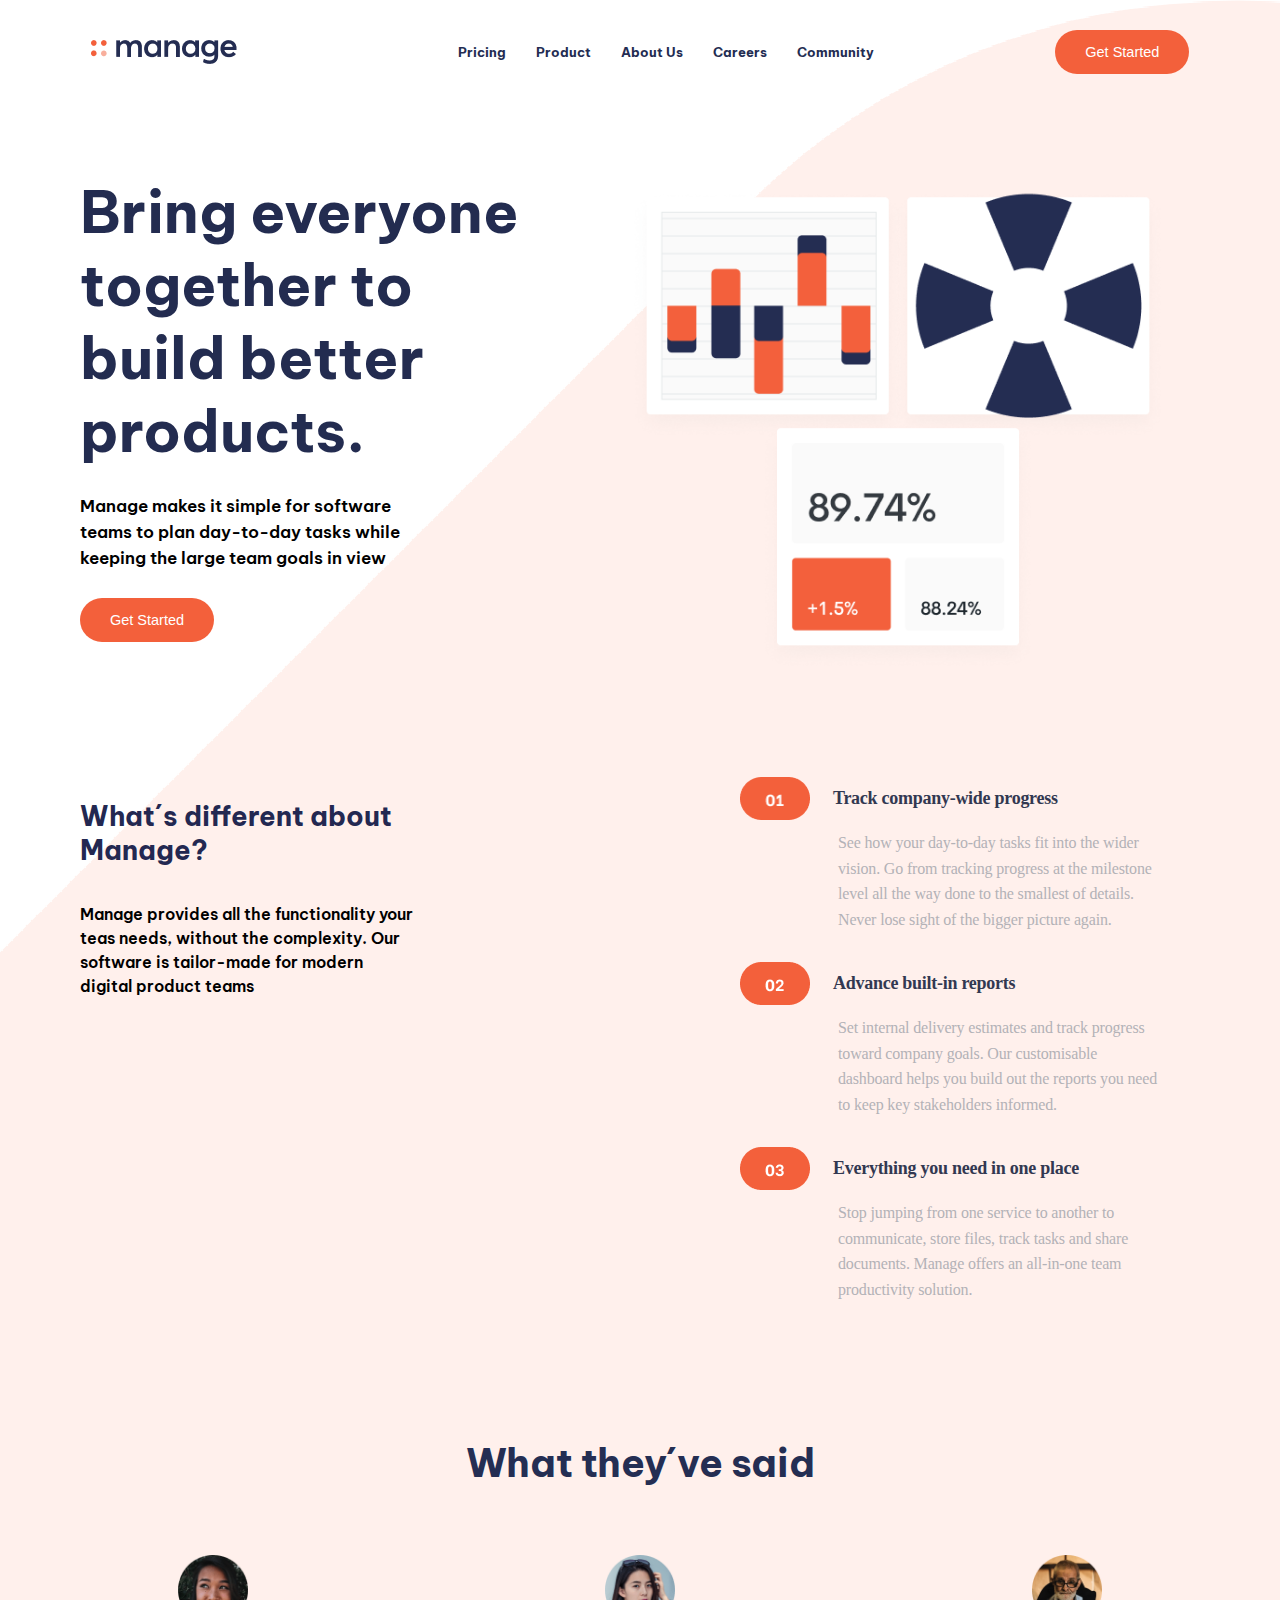
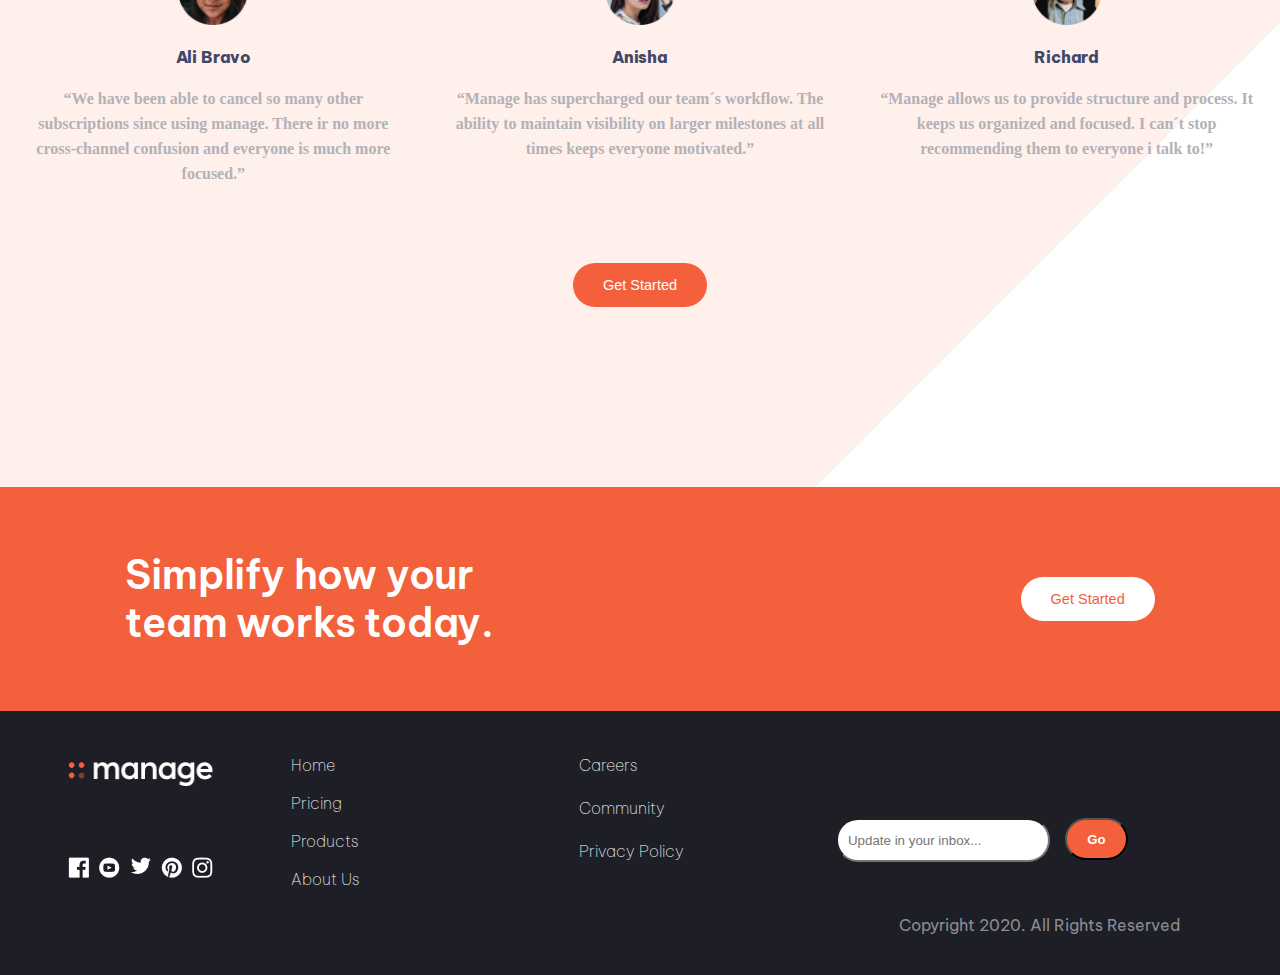
<file: TRABAJO FINAL FRONT 1/root/index.html>
<!DOCTYPE html>
<html lang="en">
<head>
    <meta charset="UTF-8">
    <meta http-equiv="X-UA-Compatible" content="IE=edge">
    <meta name="viewport" content="width=device-width, initial-scale=1.0">
    <title>Manage</title>
    <link rel="shortcut icon" href="img/favicon2.png" type="image/x-icon">
    <link rel="preconnect" href="https://fonts.googleapis.com">
    <link rel="preconnect" href="https://fonts.gstatic.com" crossorigin>
    <link href="https://fonts.googleapis.com/css2?family=Be+Vietnam+Pro:wght@100;700&display=swap" rel="stylesheet">
    <link rel="preconnect" href="https://fonts.googleapis.com"> 
    <link rel="stylesheet" href="https://cdnjs.cloudflare.com/ajax/libs/font-awesome/6.1.1/css/all.min.css" integrity="sha512-KfkfwYDsLkIlwQp6LFnl8zNdLGxu9YAA1QvwINks4PhcElQSvqcyVLLD9aMhXd13uQjoXtEKNosOWaZqXgel0g==" crossorigin="anonymous" referrerpolicy="no-referrer" />
    <link rel="stylesheet" href="./style.css">
</head>
    <body>                                          <!--contiene tres partes: header,main y un footer-->
        <header>                                    <!--el header esta constituido por 1 contenedor--> 
            <div class="caja-1-header">             <!--contenedor 1| contiene 1 imagen, un icono, una lista y un boton-->
                <img class="animacion1" src="./img/Group (2).png" alt="logo">
                <i class="fa-solid fa-bars"></i>
                <nav>
                    <ul class="nav-li-1">
                        <li><a href="./pricing.html">Pricing</a></li>
                        <li><a href="./product.html">Product</a></li>
                        <li><a href="./about Us.html">About Us</a></li>
                        <li><a href="./careers.html">Careers</a></li>
                        <li><a href="./community.html">Community</a></li>
                    </ul>
                </nav>
                <section>
                    <a href="./start.html"><button class="boton-header">Get Started</button></a>
                </section>
            </div>                                  <!--fin del contenedor 1 del header-->
        </header>
        <main>                                      <!-- el main esta dividido en 4 partes generales-->
            <section class="main-principal-1">      <!-- contenedor 1| contituidas por 4 partes ,texto e imagen mas un boton  -->
                <div class="main-1">
                    <h1>Bring everyone together to build better products.</h1>
                    <p id="p-main-1">Manage makes it simple for software teams
                        to plan day-to-day tasks while keeping the 
                        large team goals in view</p>
                    <div class="caja-boton">
                    <a href="./start.html"><button class="boton-headeer">Get Started</button></a>
                    </div>
                </div>
                <div class="div-imag">
                    <img id="img-graficamain" src="./img/Group.png" alt="imagen calculos">
                </div>
            </section>                              <!--fin del contenedor 1 del main--> 
            <section class="main-principal-2">      <!--contenedor 2| constituido por 2 partes, texto y una lista-->
                <div class="main2-1">
                    <h2>What´s different about Manage?</h2>
                    <p id="p-main-2">Manage provides all the functionality your teas needs, without the complexity. Our software is tailor-made for modern digital product teams</p>
                </div>
                <div class="main2-2">
                    <nav>
                        <ul class="ul-1">
                            <li><img src="./img/Button.png" alt="boton">Track company-wide progress</li>
                            <p>See how your day-to-day tasks fit into the wider vision. Go from tracking progress at the milestone level all the way done to the smallest of details. Never lose sight of the bigger picture again.</p>
                            <li><img src="./img/Button (2).png" alt="boton3"> Advance built-in reports</li>
                            <p>Set internal delivery estimates and track progress toward company goals. Our customisable dashboard helps you build out the reports you need to keep key stakeholders informed.</p>
                            <li><img src="./img/Button (3).png" alt="boton3">Everything you need in one place</li>
                            <p>Stop jumping from one service to another to communicate, store files, track tasks and share documents. Manage offers an all-in-one team productivity solution.</p>
                        </ul>
                    </nav>
                </div> 
            </section>                              <!--fin del contenedor 2 del main--> 
            <section class="main-principal-3">      <!--cotenedor 3| constituido por 2 partes, texto icono e imagen y una 1 seccion para avatares-->
                <span id="submain">What they´ve said</span>
                <section class="main-3">            <!--contenedor de la seccion de avatares-->
                    <div class="ava-1">
                        <img id="avatares" src="./img/avatar-ali.png" alt="avatar-ali">
                        <p class="negrita-p">Ali Bravo</p>
                        <p class="cajita-tex">“We have been able to cancel so many other subscriptions since using manage. There ir no more cross-channel confusion and everyone is much more focused.”</p>
                    </div>
                    <div class="ava-2">
                        <img id="avatares" src="./img/avatar-anisha.png" alt="avatar-anisha">
                        <p class="negrita-p">Anisha</p>
                        <p class="cajita-tex" >“Manage has supercharged our team´s workflow. The ability to maintain visibility on larger milestones at all times keeps everyone motivated.”</p>
                    </div>
                    <div class="ava-3">
                        <img id="avatares" src="./img/avatar-richard.png" alt="avatar-richard">
                        <p class="negrita-p">Richard</p>
                        <p class="cajita-tex">“Manage allows us to provide structure and process. It keeps us organized and focused. I can´t stop recommending them to everyone i talk to!”</p>
                    </div> 
                </section>
                <i class="fa-solid fa-ellipsis"></i>
                <a href="./start.html"><button class="boton-header2">Get Started</button></a>
            </section>                              <!--fin del contenedor 3 del main--> 
            <section class="main-4">                <!-- contenedor 4| contiene un texto y un boton-->
                        <p class="main4-p">Simplify how your team works today.</p>
                        <a  href="./start.html"><button class="boton-main">Get Started</button></a>
            </section>                              <!--fin del contenedor 4 del main--> 
        </main>                                     <!--fin del main--> 
        <footer>                                    <!--inicio del footer | dividivo en 2 contenedores, 1 principal con 3 hijos y otro separado-->
            <section class="main-5">                <!--contenedor padre con 3 hijos--> 
                <div class="contenedor-1-footer">   <!--contenedor 1| contiene al logo y las imagenes de las redes-->
                    <img class="animacion1" src="./img/Logo.png" alt="logo">
                    <div class="redes">             <!--contenedor para manipular los atributos de las imagenes-->
                        <a href="https://es-la.facebook.com/"><img class="stilo-img" src="./img/face.png" alt="facebook"></a>
                        <a href="https://www.youtube.com/"><img class="stilo-img" src="./img/insta.png" alt="youtube"></a>
                        <a href="https://twitter.com/?lang=es"><img class="stilo-img" src="./img/twiter.png" alt="twiter"></a>
                        <a href="https://ar.pinterest.com/"><img class="stilo-img" src="./img/pinteres.png" alt="pinteres"></a>
                        <a href="https://www.instagram.com/"><img class="stilo-img" src="./img/youtube.png" alt="instagram"></a>
                    </div>
                </div>                              <!--fin del contenedor 1 del footer-->
                <div class="contenedor-2-footer">   <!--contenedor 2| contiene dos listas-->
                    <ul class="contenedor-2-ul-1">  <!--contenedor para controlar los atributos de la lista 1 a la izquierda-->
                        <li><a href="./home.html">Home</a></li>
                        <li><a href="./pricing.html">Pricing</a></li>
                        <li><a href="./product.html">Products</a></li>
                        <li><a href="./about Us.html">About Us</a></li>
                    </ul>
                    <ul class="contenedor-2-ul-2">   <!--contenedor para controlar los atributos de la lista 2 a la derecha-->
                        <li><a href="./careers.html">Careers</a></li>
                        <li><a href="./community.html">Community</a></li>
                        <li><a href="./privacity policy.html">Privacy Policy</a></li>
                    </ul>
                </div>                               <!--fin del contenedor 2 del footer-->           
                <div class="contenedor-form">        <!--contenedor 3| contiene al formulario -->
                    <form class="caja-form" action="./form.php" method="post">
                        <input type="email" name="email" id="email" placeholder="Update in your inbox..." required>
                        <button id="button-form" type="submit">Go</button>
                    </form>
                </div>                               <!--fin del contenedor 3 del footer-->  
            </section>                               <!--fin del contenedor padre y los 3 hijos del footer--> 
                <div class="mensaje">                <!--contenedor 4| contiene al copyright -->
                <p class="copy">Copyright 2020. All Rights Reserved</p>
                </div>                               <!--fin del contenedor 4 del footer--> 
        </footer>                                    <!--fin del footer--> 
    </body>                                          <!--fin del boody--> 
</html>                                              <!--fin del documento--> 




<!-- !!-OBSERVACIONES-!! 

PARA EL HEAD:

se coloco los links de librerias 
para trabajar los iconos, la tipografia
y la hoja de estilos 

PARA EL HEADER:
1) el header esta compuesto por 1 contenedor.

2) no se utilizo el header como contenedor 
ya que decidi crear otro contenedor para 
manipular los contenedores hijos y sus 
respectivos elementos y atributos de 
manera independiente, por si en el futuro se 
necesitara reorganizar la estructura con 
otros diseños e implementos.

PARA EL MAIN:
1) el main esta compuesto por 4 contenedores.

2) no se utilizo el main como contenedor 
ya que decidi crear otro contenedor para 
manipular los contenedores hijos y sus 
respectivos elementos y atributos de 
manera independiente, por si en el futuro se 
necesitara reorganizar la estructura con 
otros diseños e implementos.

PARA EL FOOTER:
1) 
el footer esta compuesto por 4 contenedores 
3 en un contenedor padre y el 4to esta 
separado. 

2) no se utilizo el footer como contenedor 
ya que decidi crear otro contenedor para 
manipular los 3 contenedores hijos y sus 
respectivos elementos y atributos de 
manera independiente, por si en el futuro se 
necesitara reorganizar la estructura con 
otros diseños e implementos.


-->
</file>
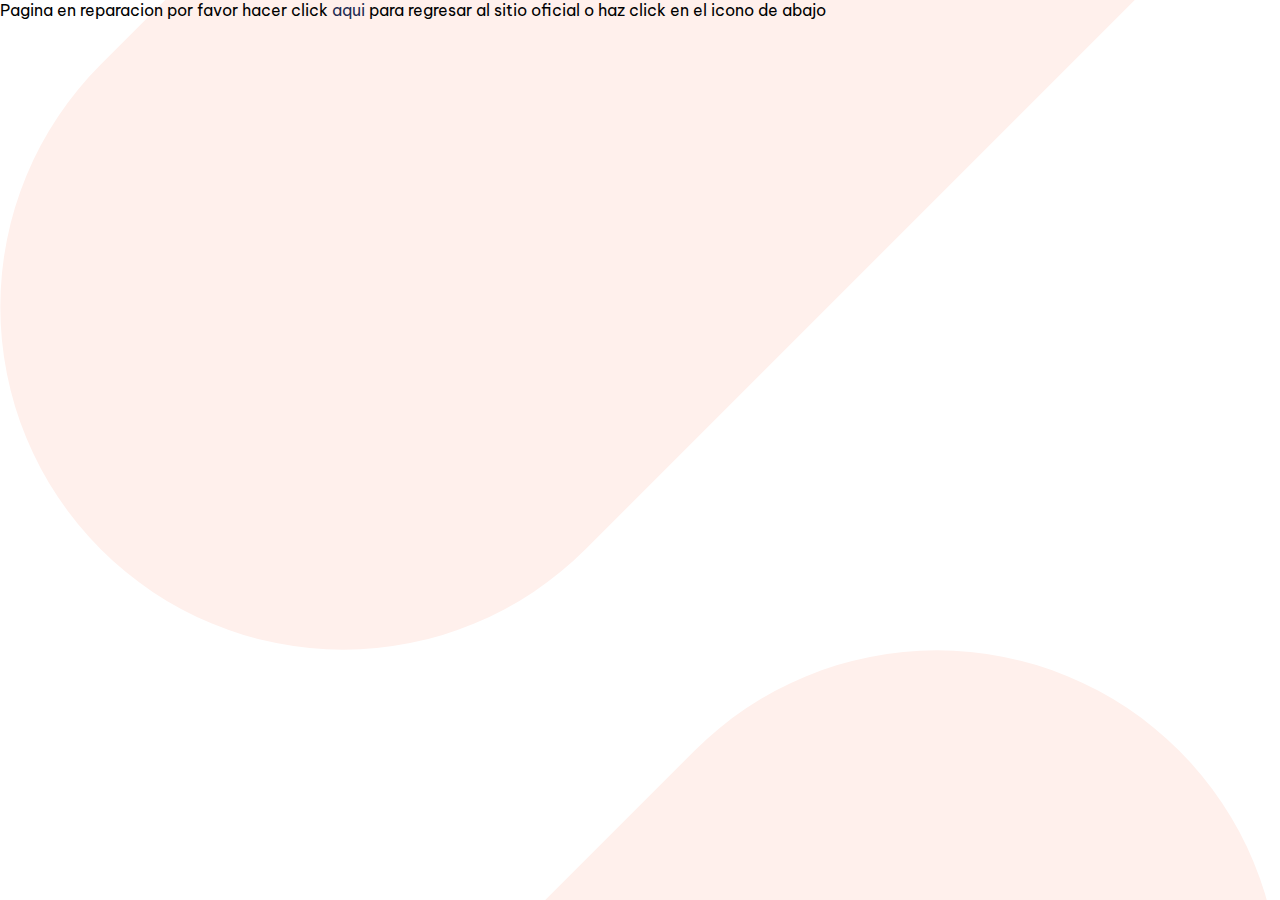
<file: TRABAJO FINAL FRONT 1/root/about Us.html>
<!DOCTYPE html>
<html lang="en">
<head>
    <meta charset="UTF-8">
    <meta http-equiv="X-UA-Compatible" content="IE=edge">
    <meta name="viewport" content="width=device-width, initial-scale=1.0">
    <title>About Us</title>
    <link rel="preconnect" href="https://fonts.googleapis.com">
    <link rel="preconnect" href="https://fonts.gstatic.com" crossorigin>
    <link href="https://fonts.googleapis.com/css2?family=Be+Vietnam+Pro:wght@100;700&display=swap" rel="stylesheet">
    <link rel="preconnect" href="https://fonts.googleapis.com">
    <link href="https://fonts.googleapis.com/css2?family=Be+Vietnam+Pro:wght@100&display=swap" rel="stylesheet">
    <link rel="stylesheet" href="https://cdnjs.cloudflare.com/ajax/libs/font-awesome/6.1.1/css/all.min.css" integrity="sha512-KfkfwYDsLkIlwQp6LFnl8zNdLGxu9YAA1QvwINks4PhcElQSvqcyVLLD9aMhXd13uQjoXtEKNosOWaZqXgel0g==" crossorigin="anonymous" referrerpolicy="no-referrer" />
    <link rel="stylesheet" href="./style.css">
</head>
<body>
        <header>
            <span>Pagina en reparacion por favor hacer click <a id="aqui" href="./index.html">aqui</a> para regresar al sitio oficial o haz click en el icono de abajo</span>
        </header>
        <div>
        <a href="./index.html"><i class="fa-solid fa-arrows-rotate"></i></a>
        </div>
</body>
</html>
</file>
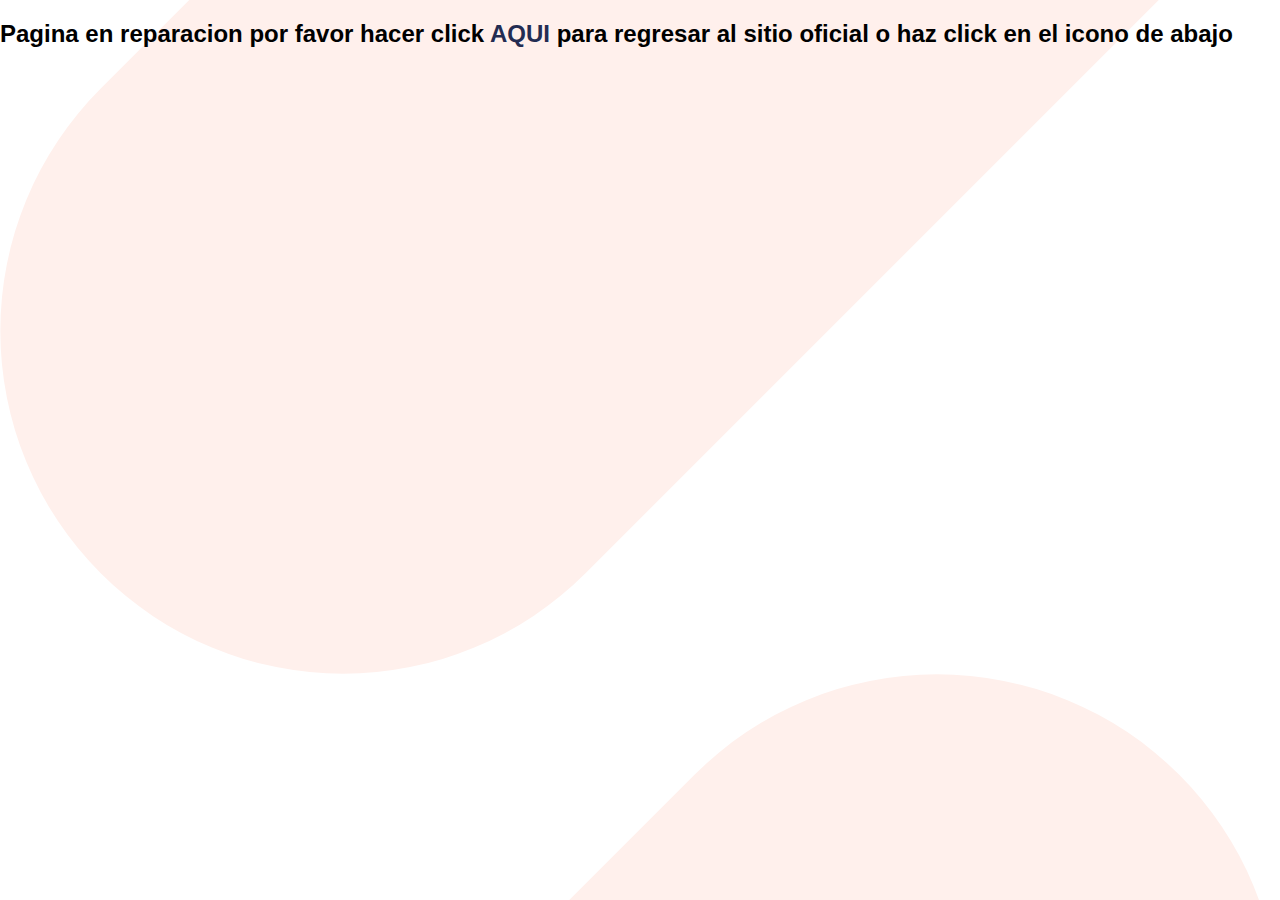
<file: TRABAJO FINAL FRONT 1/root/careers.html>
<!DOCTYPE html>
<html lang="en">
<head>
    <meta charset="UTF-8">
    <meta http-equiv="X-UA-Compatible" content="IE=edge">
    <meta name="viewport" content="width=device-width, initial-scale=1.0">
    <title>Careers</title>
    <link rel="stylesheet" href="https://cdnjs.cloudflare.com/ajax/libs/font-awesome/6.1.1/css/all.min.css" integrity="sha512-KfkfwYDsLkIlwQp6LFnl8zNdLGxu9YAA1QvwINks4PhcElQSvqcyVLLD9aMhXd13uQjoXtEKNosOWaZqXgel0g==" crossorigin="anonymous" referrerpolicy="no-referrer" />
    <link rel="stylesheet" href="./style.css">
</head>
<body>
        <header>
            <h2>Pagina en reparacion por favor hacer click <a href="./index.html">AQUI</a> para regresar al sitio oficial o haz click en el icono de abajo</h2>
        </header>
        <div>
        <a href="./index.html"><i class="fa-solid fa-arrows-rotate"></i></a>
        </div>
</body>
</html>
</file>
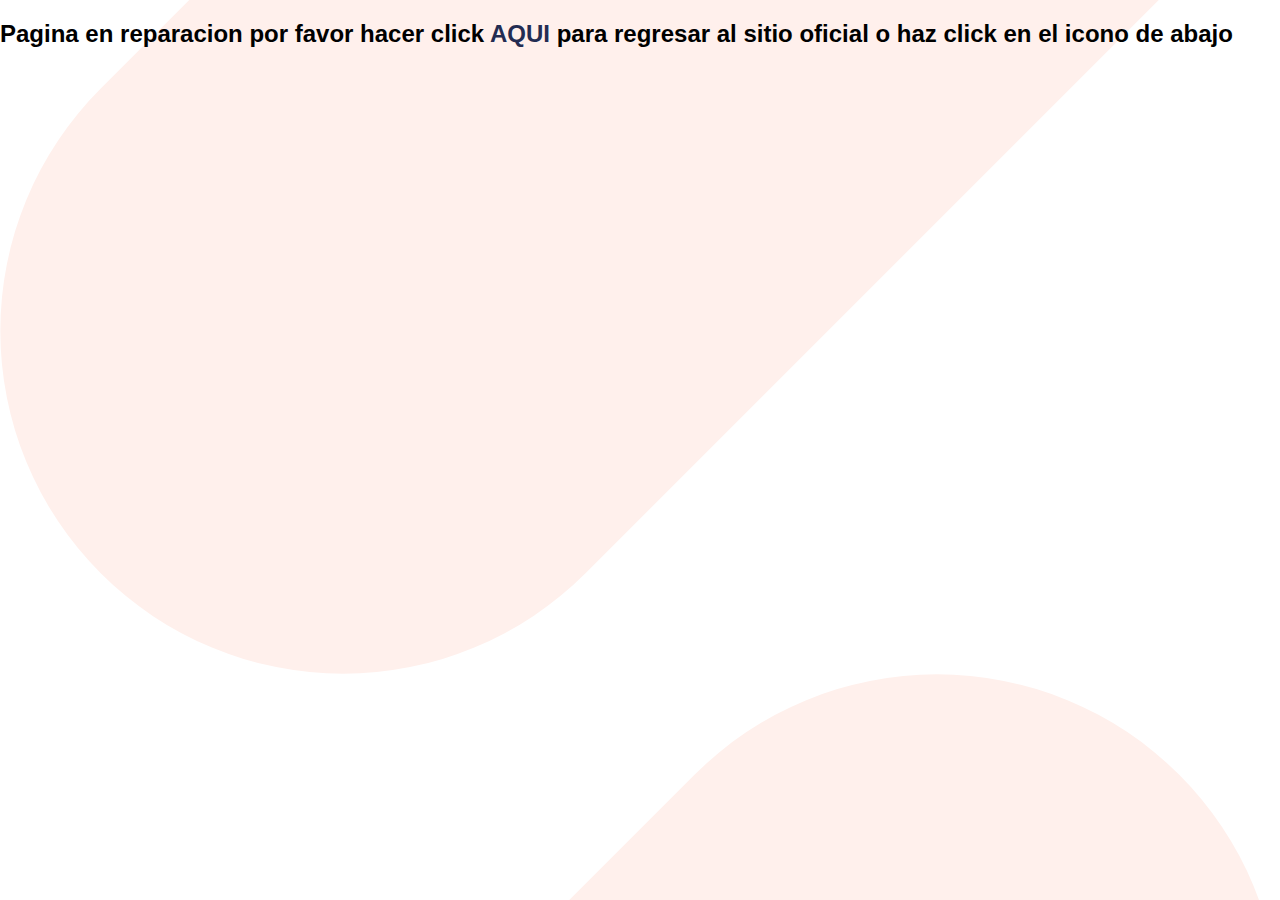
<file: TRABAJO FINAL FRONT 1/root/community.html>
<!DOCTYPE html>
<html lang="en">
<head>
    <meta charset="UTF-8">
    <meta http-equiv="X-UA-Compatible" content="IE=edge">
    <meta name="viewport" content="width=device-width, initial-scale=1.0">
    <title>Community</title>
    <link rel="stylesheet" href="https://cdnjs.cloudflare.com/ajax/libs/font-awesome/6.1.1/css/all.min.css" integrity="sha512-KfkfwYDsLkIlwQp6LFnl8zNdLGxu9YAA1QvwINks4PhcElQSvqcyVLLD9aMhXd13uQjoXtEKNosOWaZqXgel0g==" crossorigin="anonymous" referrerpolicy="no-referrer" />
    <link rel="stylesheet" href="./style.css">
</head>
<body>
        <header>
            <h2>Pagina en reparacion por favor hacer click <a href="./index.html">AQUI</a> para regresar al sitio oficial o haz click en el icono de abajo</h2>
        </header>
        <div>
        <a href="./index.html"><i class="fa-solid fa-arrows-rotate"></i></a>
        </div>
</body>
</html>
</file>
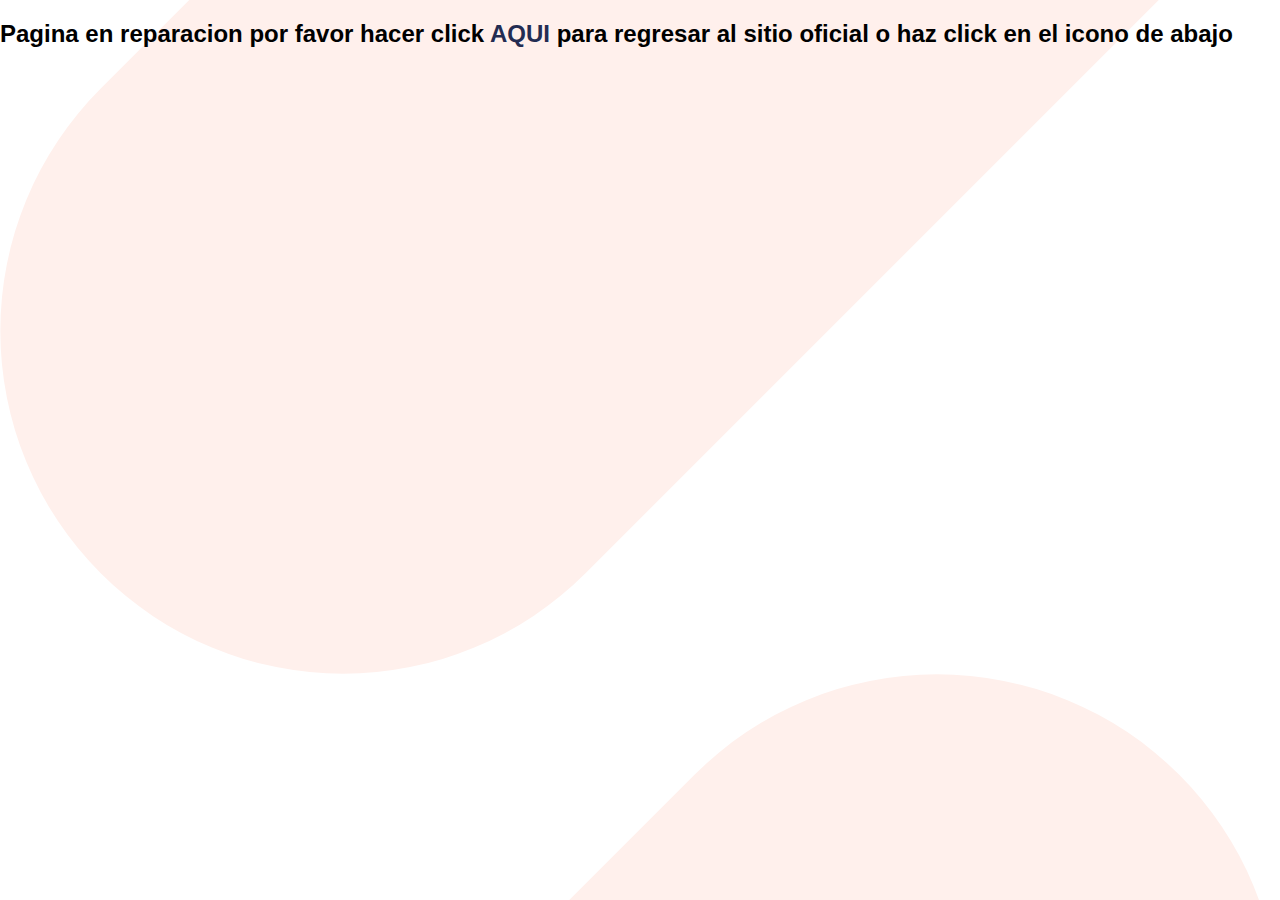
<file: TRABAJO FINAL FRONT 1/root/home.html>
<!DOCTYPE html>
<html lang="en">
<head>
    <meta charset="UTF-8">
    <meta http-equiv="X-UA-Compatible" content="IE=edge">
    <meta name="viewport" content="width=device-width, initial-scale=1.0">
    <title>Home</title>
    <link rel="stylesheet" href="https://cdnjs.cloudflare.com/ajax/libs/font-awesome/6.1.1/css/all.min.css" integrity="sha512-KfkfwYDsLkIlwQp6LFnl8zNdLGxu9YAA1QvwINks4PhcElQSvqcyVLLD9aMhXd13uQjoXtEKNosOWaZqXgel0g==" crossorigin="anonymous" referrerpolicy="no-referrer" />
    <link rel="stylesheet" href="./style.css">
</head>
<body>
        <header>
            <h2>Pagina en reparacion por favor hacer click <a href="./index.html">AQUI</a> para regresar al sitio oficial o haz click en el icono de abajo</h2>
        </header>
        <div>
        <a href="./index.html"><i class="fa-solid fa-arrows-rotate"></i></a>
        </div>
</body>
</html>
</file>
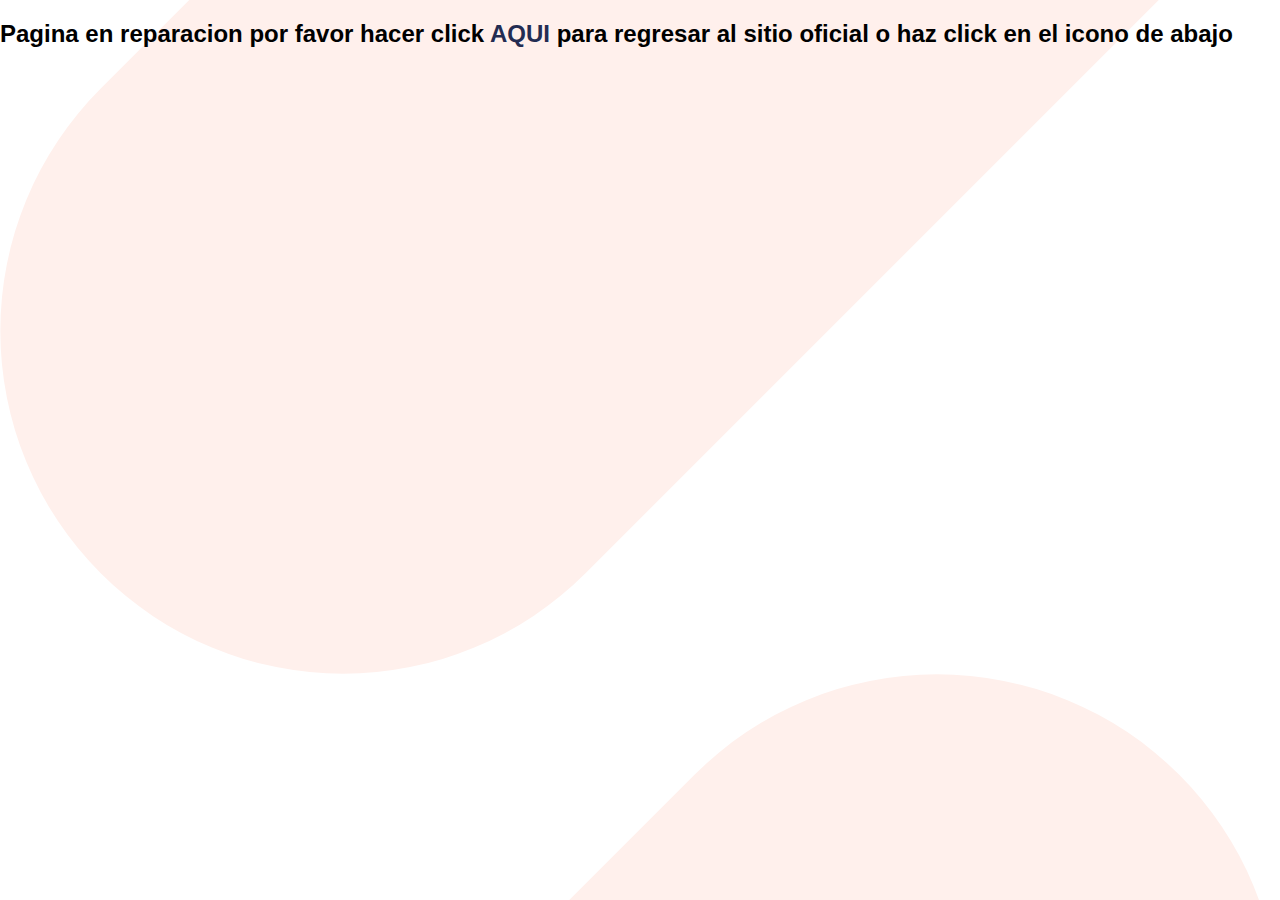
<file: TRABAJO FINAL FRONT 1/root/pricing.html>
<!DOCTYPE html>
<html lang="en">
<head>
    <meta charset="UTF-8">
    <meta http-equiv="X-UA-Compatible" content="IE=edge">
    <meta name="viewport" content="width=device-width, initial-scale=1.0">
    <title>Pricing</title>
    <link rel="stylesheet" href="https://cdnjs.cloudflare.com/ajax/libs/font-awesome/6.1.1/css/all.min.css" integrity="sha512-KfkfwYDsLkIlwQp6LFnl8zNdLGxu9YAA1QvwINks4PhcElQSvqcyVLLD9aMhXd13uQjoXtEKNosOWaZqXgel0g==" crossorigin="anonymous" referrerpolicy="no-referrer" />
    <link rel="stylesheet" href="./style.css">
</head>
<body>
        <header>
            <h2>Pagina en reparacion por favor hacer click <a href="./index.html">AQUI</a> para regresar al sitio oficial o haz click en el icono de abajo</h2>
        </header>
        <div>
        <a href="./index.html"><i class="fa-solid fa-arrows-rotate"></i></a>
        </div>
</body>
</html>
</file>
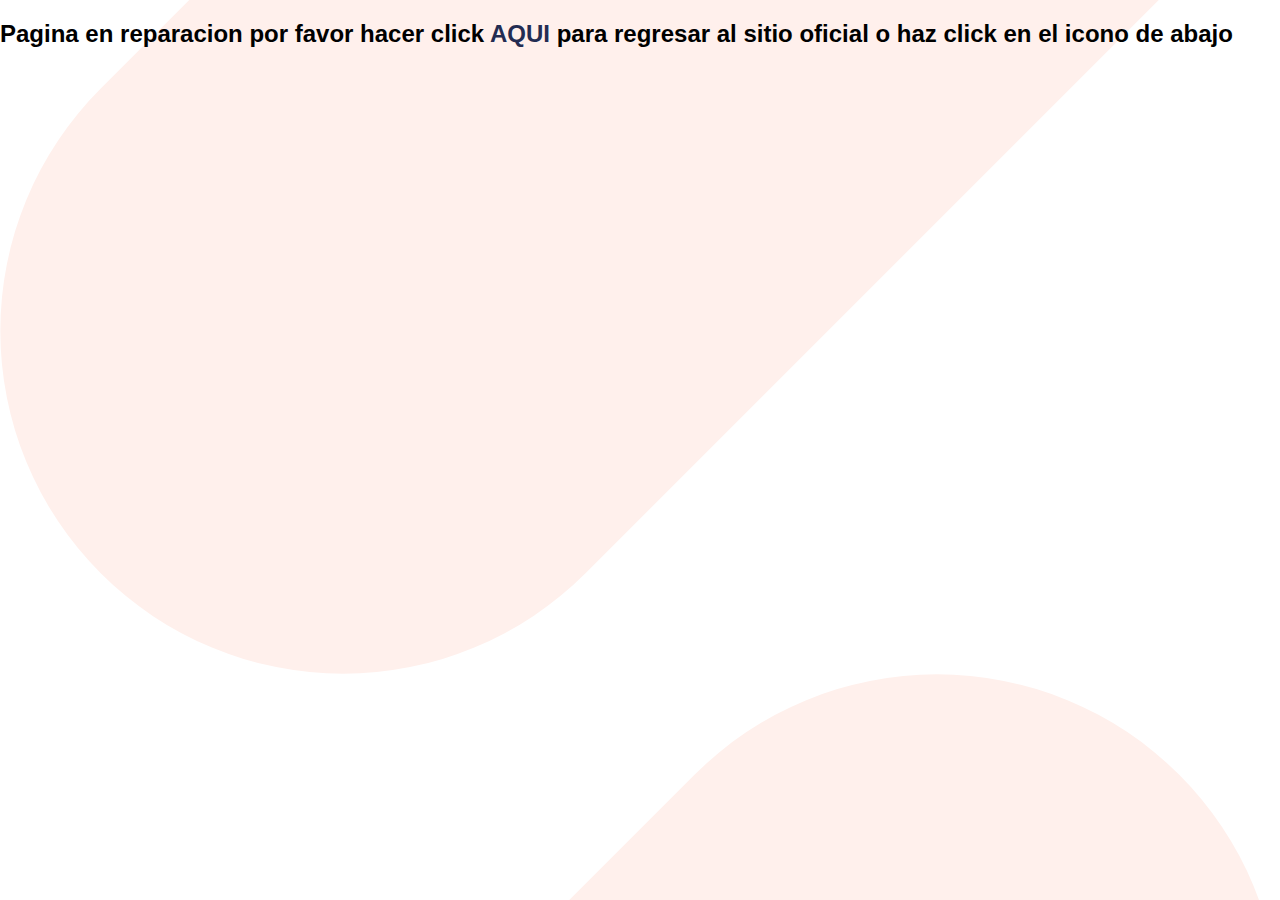
<file: TRABAJO FINAL FRONT 1/root/privacity policy.html>
<!DOCTYPE html>
<html lang="en">
<head>
    <meta charset="UTF-8">
    <meta http-equiv="X-UA-Compatible" content="IE=edge">
    <meta name="viewport" content="width=device-width, initial-scale=1.0">
    <title>Privacity policy</title>
    <link rel="stylesheet" href="https://cdnjs.cloudflare.com/ajax/libs/font-awesome/6.1.1/css/all.min.css" integrity="sha512-KfkfwYDsLkIlwQp6LFnl8zNdLGxu9YAA1QvwINks4PhcElQSvqcyVLLD9aMhXd13uQjoXtEKNosOWaZqXgel0g==" crossorigin="anonymous" referrerpolicy="no-referrer" />
    <link rel="stylesheet" href="./style.css">
</head>
<body>
        <header>
            <h2>Pagina en reparacion por favor hacer click <a href="./index.html">AQUI</a> para regresar al sitio oficial o haz click en el icono de abajo</h2>
        </header>
        <div>
        <a href="./index.html"><i class="fa-solid fa-arrows-rotate"></i></a>
        </div>
</body>
</html>
</file>
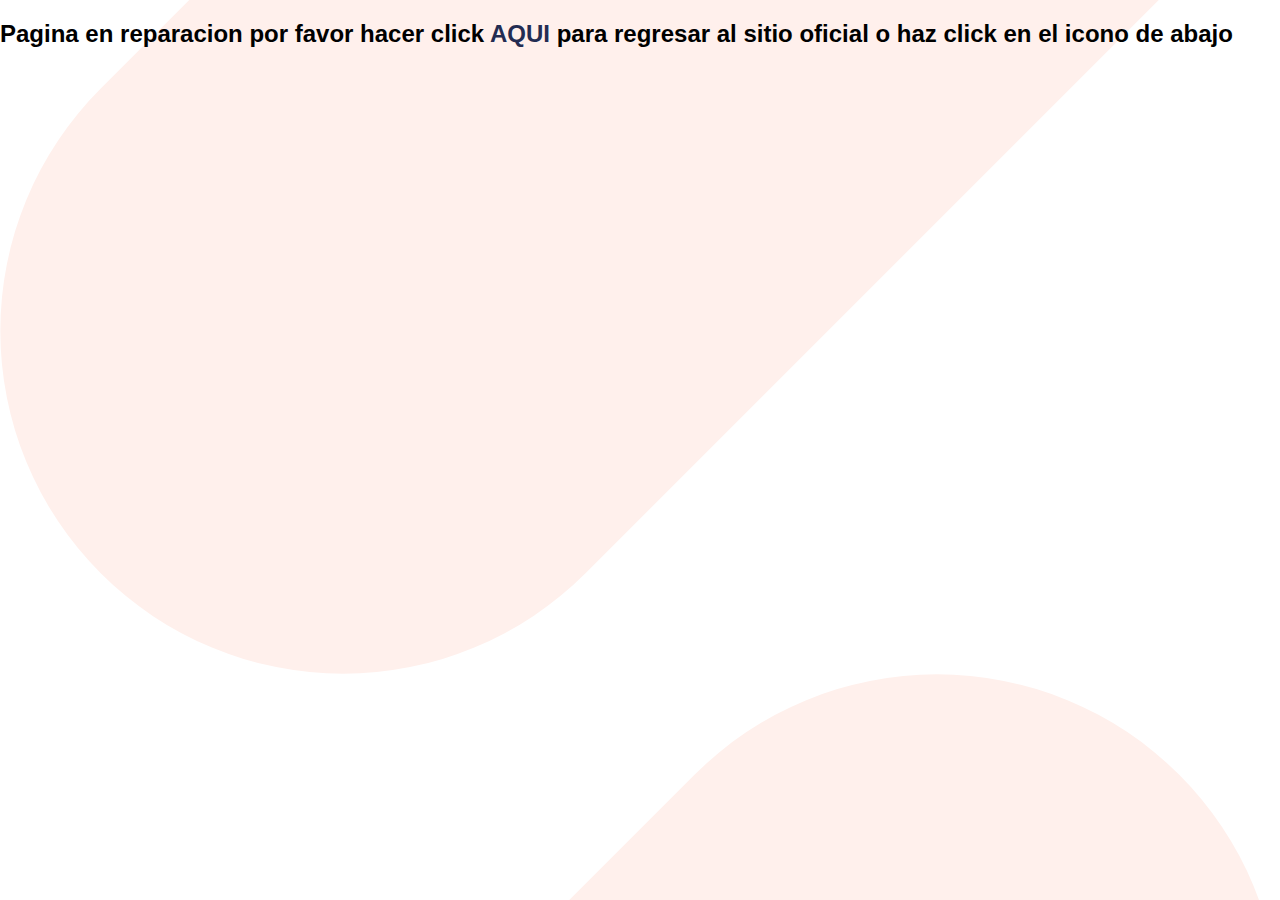
<file: TRABAJO FINAL FRONT 1/root/product.html>
<!DOCTYPE html>
<html lang="en">
<head>
    <meta charset="UTF-8">
    <meta http-equiv="X-UA-Compatible" content="IE=edge">
    <meta name="viewport" content="width=device-width, initial-scale=1.0">
    <title>Product</title>
    <link rel="stylesheet" href="https://cdnjs.cloudflare.com/ajax/libs/font-awesome/6.1.1/css/all.min.css" integrity="sha512-KfkfwYDsLkIlwQp6LFnl8zNdLGxu9YAA1QvwINks4PhcElQSvqcyVLLD9aMhXd13uQjoXtEKNosOWaZqXgel0g==" crossorigin="anonymous" referrerpolicy="no-referrer" />
    <link rel="stylesheet" href="./style.css">
</head>
<body>
        <header>
            <h2>Pagina en reparacion por favor hacer click <a href="./index.html">AQUI</a> para regresar al sitio oficial o haz click en el icono de abajo</h2>
        </header>
        <div>
        <a href="./index.html"><i class="fa-solid fa-arrows-rotate"></i></a>
        </div>
</body>
</html>
</file>
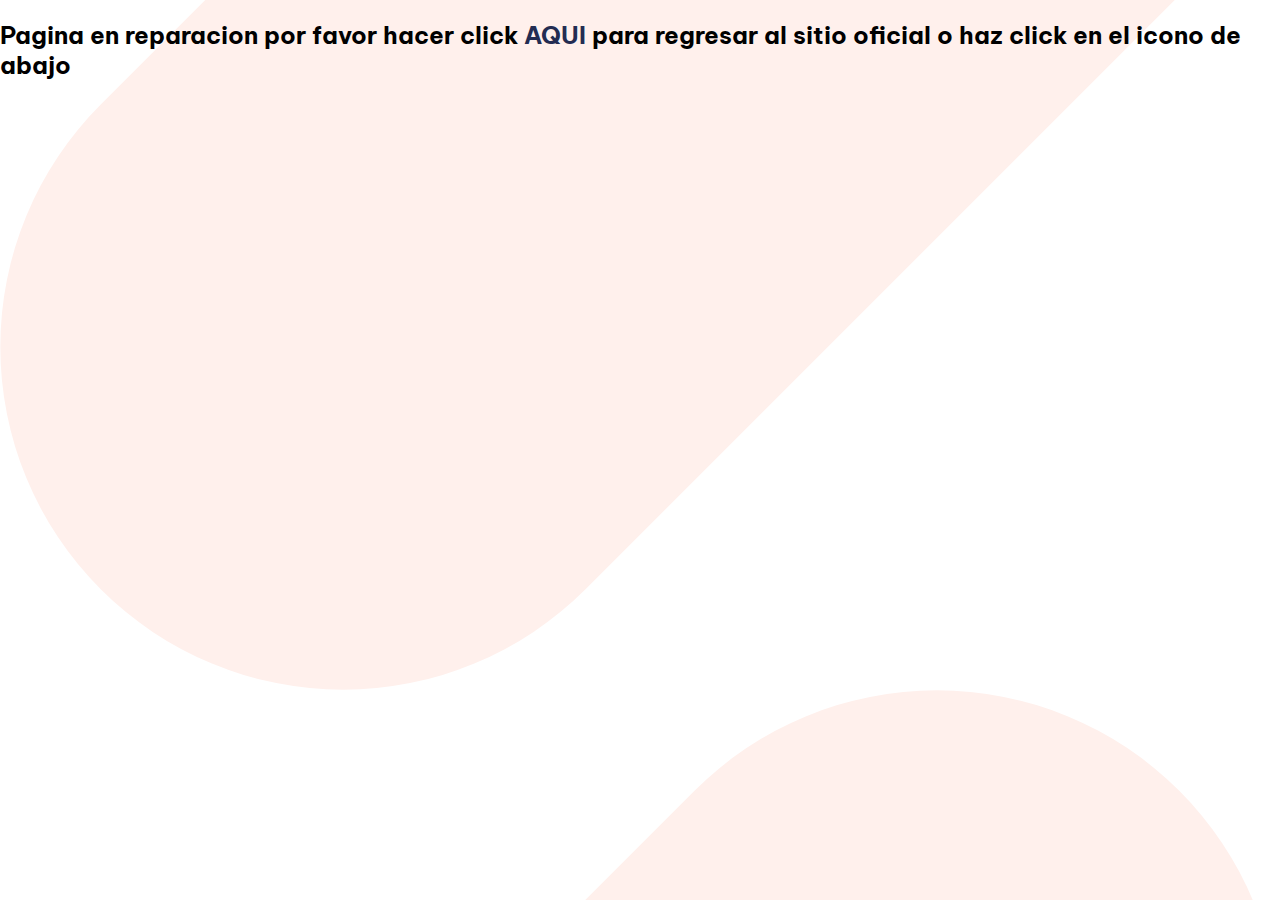
<file: TRABAJO FINAL FRONT 1/root/start.html>
<!DOCTYPE html>
<html lang="en">
<head>
    <meta charset="UTF-8">
    <meta http-equiv="X-UA-Compatible" content="IE=edge">
    <meta name="viewport" content="width=device-width, initial-scale=1.0">
    <title>Start</title>
    <link rel="preconnect" href="https://fonts.googleapis.com">
<link rel="preconnect" href="https://fonts.gstatic.com" crossorigin>
<link href="https://fonts.googleapis.com/css2?family=Be+Vietnam+Pro:wght@100&family=Roboto:wght@100&display=swap" rel="stylesheet">
    <link rel="stylesheet" href="https://cdnjs.cloudflare.com/ajax/libs/font-awesome/6.1.1/css/all.min.css" integrity="sha512-KfkfwYDsLkIlwQp6LFnl8zNdLGxu9YAA1QvwINks4PhcElQSvqcyVLLD9aMhXd13uQjoXtEKNosOWaZqXgel0g==" crossorigin="anonymous" referrerpolicy="no-referrer" />
    <link rel="stylesheet" href="./style.css">
</head>
<body>
        <header>
            <h2>Pagina en reparacion por favor hacer click <a href="./index.html">AQUI</a> para regresar al sitio oficial o haz click en el icono de abajo</h2>
        </header>
        <div>
        <a href="./index.html"><i class="fa-solid fa-arrows-rotate"></i></a>
        </div>
</body>
</html>
</file>
<file: TRABAJO FINAL FRONT 1/root/style.css>
/* mi pantalla es de 1366 x 768 juarez william*/

/* GRUPO 1 = "agrupamiento por selector de etiquetas" */

body{
                margin: 0px;
                padding: 0px;
                box-sizing: border-box;
                font-family: 'Be Vietnam Pro', sans-serif;
                background-image: url(./img/vector3.svg) ;
                background-position:center;
                background-size:cover;}

h1{  
                font-weight: 700; 
                font-size: 58px;
                margin: 0%;
                color: #232C50;}

a{              
                color: #232c52;
                text-decoration: none;}   

input{
                display: flex;
                align-items: center;
                padding: 10px;
                gap: 10px;
                background: #FFFFFF;
                border-radius: 50px;
                width: 190px;
                height: 20px;}

/* GRUPO 2 = "agrupamiento por estilos paralelos"*/

.fa-arrows-rotate:hover{ 
                box-shadow:2px 2px 10px #000000 ;   
                transition:ease all 0.9s;
                opacity: 100px;border-radius: 50%;
                transform:scale(1.3);}  

.fa-arrows-rotate{
                font-size: 8rem;
                position: absolute;
                left: 600px;
                top: 200px;}




/*GRUPO 3 = "agrupamiento por speudos"*/

.boton-header:hover{                    
                box-shadow: 0 2px 10px rgb(0,0,0,0.8);
                cursor: pointer; 
                font-weight: 550;}

.boton-header2:hover{                    
                box-shadow: 0 2px 10px rgb(0,0,0,0.8);
                cursor: pointer;
                font-weight: 550;}

.boton-headeer:hover{
                box-shadow: 0 2px 10px rgb(0,0,0,0.8);
                cursor: pointer; 
                font-weight: 550;}

.boton-main:hover{              
                box-shadow: 0 2px 10px rgb(0,0,0,0.8);
                cursor: pointer; 
                font-weight: 550;}

#button-form:hover{                     
                box-shadow: #B3B2B7 0px 2px 2px; 
                transition: all 1s;}

.stilo-img:hover{
                width: 28px;
                height: 28px;
                transform: rotate(360deg);
                transition:all linear 0.7s;}

/*  GRUPO 4 = agrupamiento por Animaciones*/

@keyframes      animacion1{
0%{             transform: scale(1);}
100%{           transform: scale(1.2);}}

.animacion1{    
                animation-name: animacion1;
                animation-duration: 1s; 
                animation-iteration-count: infinite;
                animation-direction: alternate;}

/*GRUPO 5 = "agrupamiento por especificidad"*/

body header div section a{              
                color: #FFFFFF;}

body header div nav ul li:hover{            
                box-shadow: 0px 3px 0px rgba(231, 112, 0, 0.842);
                font-size: 19px;
                transition: all linear 0.5s;
                width: auto;
                height: auto;
                border-radius:2%;
                font-weight: bold;}

.contenedor-form{                       
                color: #F3613C; 
                flex-direction: column;
                display: flex;
                align-items:center;
                justify-content: space-around;
                padding: 0%; 
                width: 460px;
                margin-top: 4px;
                height: 200px;}

body main img{                          
                height: 485px;
                width: 540px;
                border-radius: 0px;}

body main section div p{                
                color:  #B3B2B7;}

body main section div nav ul p{                      
                margin:10px 0px 30px 98px;
                line-height:25.52px;
                width: 325px;
                font-family: "be Vietnam";
                font-size: 16px;
                font-weight: 500;
                letter-spacing: -0.01em;
                text-align: left;}

body main section div nav ul li img{    
                width: 70px; 
                height: 43px;}

body header div nav ul li{              
                gap: 10px; 
                display: flex; 
                justify-content: start;
                align-items: center; 
                font-weight: 700;}

body footer section div ul li a{    
                color: #FFFFFF;}     

body footer section div ul li:hover{
                box-shadow: #F3603B 0px 2px 0px;
                transition: all 0.8s; 
                font-size: 18px;
                font-weight: 800;}

body main section div nav ul li{        
                display: flex;
                gap: 23px;
                color: #323851;
                font-weight: 600;
                font-style: normal;
                font-family: "be vietnam";
                align-items: center;
                justify-content: flex-start;}

/*GRUPO 6 = "agrupamiento por estilizacion de id"*/

#p-main-1{      
                display: flex;
                align-items: center;
                font-style: normal;
                font-weight: 600;
                font-size: 16.5584px;
                line-height: 157.1%;
                color: #000000;
                margin: 30px 0; 
                width: 350px;
                height: 71px;}

#aqui:hover{    
                box-shadow: 5px 5px 10px rgba(29, 25, 23, 0.568); 
                border-radius: 50px;
                font-size: 20px;
                font-weight: bold;
                color: #242E52}

#p-main-2{      
                width: 337px;
                height: 88px;
                font-style: normal;
                font-weight: 550;
                font-size: 16px;
                line-height: 151.1%;
                display: flex;
                align-items: center;
                color: #000000;}

#avatares{      
                width: 70px;
                height: 70px;}

#submain{       
                color:  #242E53;
                font-size: 39px;
                font-weight: 700;
                line-height: 61px;
                letter-spacing: -0.01em;
                text-align: left;}

#button-form{   
                display: flex;
                justify-content: center;
                align-items: center;
                padding: 10px;
                font-style: normal;
                font-weight: 700;
                cursor: pointer;
                font-size: 13.1806px;
                align-items: center;
                color: #FFFFFF;
                width: 63px;
                height: 42px;
                background: #F3603B;
                border-radius: 50px;}


/*GRUPO 7 = "agrupamiento por estilizacion de clases*/

        /*GRUPO 7-A "elementos del header"*/
.caja-1-header{ 
                display: flex;
                align-items: center;
                width: auto;
                height: auto;
                margin: 30px 0px 114px 0px;
                padding: 0;
                justify-content: space-around;}
                
.nav-li-1{      
                display: flex;
                gap: 30px;
                list-style-type: none; 
                font-size: 13px;}

.boton-header{  
                display: flex;
                color: #FFFFFF;
                font-size: 14.5px;
                background-color:#F3603B;
                height: 44px;
                width: 134px;
                border: 0px;
                align-items: center;
                justify-content: center;
                border-radius: 50px;
                padding: 0px;}

.boton-headeer{ 
                display: flex;
                color: #FFFFFF;
                font-size: 14.5px;
                background-color:#F3603B;
                height: 44px;
                width: 134px;
                border: 0px;
                align-items: center;
                justify-content: center;
                border-radius: 50px;
                padding: 0px;}

        /*GRUPO 7-B "elementos del main"*/

.main-principal-1{  
                display: flex; 
                width: 85%; 
                margin: 0px 0px 0px 80px;
                gap: 90px;
                justify-content: center;}

.main-1{        
                display: flex;
                flex-direction: column;
                justify-content: center;
                width: 650px;
                height: 200px;
                align-items:flex-start;
                margin:120px 0px 0px 0px;
                padding: 0;}

.main-principal-2{  
                display: flex;
                justify-content: space-between; 
                align-items: flex-start;
                height: auto;
                width: 100%;
                padding: 0;
                margin: 100px 0px 0px 0px;}

.main2-1{          
                display: flex;
                height: 88px;
                width: 433px;
                left: 0px;
                top: 0px;    
                justify-content: start;
                flex-direction: column;
                padding: 0px 80px;  
                font-size: 18px;
                color: #232851;}

.main2-2{           
                display: flex;
                justify-content: start;
                flex-direction: column;
                height: auto;
                width: 500px;
                margin: 0px 40px 0px 0px; 
                letter-spacing: -0.015em; 
                padding: 0px 0px;  
                font-size: 18px;}

.ul-1{              
                list-style-type: none; 
                display: flex;
                margin: 0%;
                padding: 0%;
                justify-content: center;
                flex-direction: column; 
                width: 400px;}

.main-principal-3{  
                display: flex; 
                width: 100%;
                height: auto;
                align-items: center;
                flex-direction: column;
                margin: 100px 0px 0px 0px;}

.main-3{            
                display: flex;
                justify-content: space-around;
                width: 100%;
                height: 370px;
                text-align: center;
                align-items: center;}

.cajita-tex{    
                width: 375px;
                font-family: "Be Vietnam";
                font-size: 16px;
                height: 100px;
                font-weight: 600;
                line-height: 25px;
                letter-spacing: 0em;
                text-align: center;} 
        
.boton-main {       
                display: flex;
                color: #F3603B;
                font-size: 14.5px;
                background-color: #FFFFFF;
                height: 44px;
                width: 134px;
                border: 0px;
                align-items: center;
                justify-content: center;
                border-radius: 50px;
                padding: 0px;}

.boton-header2{       
                display: flex;
                color: #FFFFFF;
                font-size: 14.5px;
                background-color: #F3603B;
                height: 44px;
                width: 134px;
                border: 0px;
                align-items: center;
                justify-content: center;
                border-radius: 50px;
                padding: 0px;}               

.main-4{        
                display: flex;
                background-color: #F3613C; 
                width: auto;
                height: 224px;
                margin-top: 180px;
                padding: 0% ;
                align-items: center;
                justify-content: space-evenly;}

.main4-p{           
                font-size: 40px;
                font-weight: 600;
                font-style: normal;
                width: 420px;
                margin-right: 350px;
                line-height: 48px;
                letter-spacing: -0.005em;
                color: #FFFFFF;}

.main-5{            
                display: flex;
                background-color:#1E1E26;
                width: 100%;
                height: auto;
                margin:0;
                padding: 0% ;
                align-items: center;
                justify-content: space-evenly;}

.contenedor-1-footer{       
                display: flex;
                flex-direction: column;
                width: 145px;
                height: 120px;
                margin: 18px 10px 0px 0px;
                justify-content: space-between; }

.contenedor-2-footer{    
                display: flex;
                color: #FFFFFF;
                line-height: 23px;
                letter-spacing: 0em;
                text-align: left;
                font-weight: 100;
                justify-content: space-between;
                font-size:16px;
                margin: 18px 0px 0px 0px;
                width: 392.93px;
                height: auto;}

.contenedor-2-ul-1{    
                display: flex;
                flex-direction: column;
                list-style-type: none;
                justify-content: space-between; 
                padding: 0%; 
                margin: 0%; 
                gap: 15px;}

.contenedor-2-ul-2{    
                display: flex;
                list-style-type: none;
                flex-direction: column;
                padding: 0%;
                height: auto; 
                margin: 0%; 
                gap: 20px;}

.caja-form{     
                display: flex;
                width: auto;
                padding-top: 50px;
                gap: 15px;
                text-align: center;
                flex-direction: row;}
.negrita-p{
                font-size: 16px;
                font-weight: 770;
                color: #3F4868;
                line-height: 25px;
                letter-spacing: -0.01em;}          
.mensaje{       
                padding-left: 50px;
                background-color:  #1E1E26;
                width: auto;
                margin: 0;
                padding: 0;
                height: 60px;
                text-align: end;
                color: #8C8C94;}
                
.redes{         
                display: flex;
                gap: 10px}
        
.ava-2{         
                width: auto;}

.ava-1{         
                width: auto;}

.ava-3{         
                width: auto;}

.copy{          
                margin: 0px 100px 100px 0px ;
                padding: 0%;}

.fa-bars{       
                display: none;}

.fa-ellipsis{   
                display: none;}



/* comienzo el viewport mobile en 375px.......................................................................*/

@media(         max-width:375px){

body{   
                width: 375px;
                margin: 0px;
                padding: 0px;
                font-family: 'Be Vietnam Pro', sans-serif;
                background-image: url(./img/vector3.svg) ;
                background-position:center;
                background-size: contain;}
header{         
                width: 370px;}
.div-imag{
                max-width: 370px;}
.nav-li-1{
                display: none;}

.boton-header{  display: none;}

.caja-boton{    
                display: flex;
                justify-content: center;   
                text-align: center;
                width: 100px;
                margin:40px 0px 0px 130px;}
.stilo-img{width: 30px;height: 30px;}
.caja-boton{    
                box-shadow: 0 2px 10px rgb(0,0,0,0.8);
                cursor: pointer; 
                font-weight: 550;}

.fa-bars{       
                display: inline-block;
                font-size: 1.5rem;
                position: absolute; 
                left: 330px;
                margin: 0%; 
                top: 18px;}

.caja-1-header{ 
                width: 295px;
                margin: 20px 0px 20px 10px;}

.main-principal-1{ 
                width: 375px; 
                display: flex;
                gap: 10px;
                justify-content: flex-start;
                margin:0px;
                padding: 0%;
                flex-direction: column-reverse;
                height: auto; 
                text-align: center;}

body main section div img{
                width: 350px;
                padding: 0px;          
                margin: 0px 0px 0px 0px;
                height: 350px;
                text-align: center;}

.main-1{
                display: flex;
                height: auto;
                width: 375PX;
                justify-content: center;
                text-align: center;
                margin: 2px 0px 0px 0px;
                padding: 0%;}

#p-main-1{
                font-family: 'Be Vietnam pro';
                font-size: 20px;
                line-height: 26px;
                width: 360px;
                height: auto;
                font-weight: 400;
                margin: 10px 0px 0px 3px;
                padding: 0px;
                justify-content: center;
                text-align: center;
                display: flex;
                align-items: center;
                letter-spacing: -0.01em;
                color: #B3B2B7;}

#p-main-2{
                color: #B3B2B7; 
                margin-bottom: 50px;}
        
h1{             
                font-size: 40px; 
                width: 370px;
                display: flex; 
                justify-content: center;
                text-align: center;
                align-items: center;}

.main-principal-2{          
                display: flex;
                height:auto;
                margin: 30px 0px;
                width: 375px; 
                justify-content: flex-start;
                flex-direction: column;
                padding: 0px 0px;  
                font-size: 18px;
                color: #232851;}

.main2-1{       
                display: flex;
                justify-content: center;
                align-items: center;
                padding: 0px;
                width: 370px;
                height: auto; 
                text-align: center;}

.main2-2{       
                display: flex;
                width: 370px;
                margin: 0%;}

body main section div nav ul p{                      
                margin:10px 0px 30px 28px;
                line-height:25.52px;
                width: 325px;
                font-family: "be Vietnam";
                font-size: 16px;
                font-weight: 500;
                letter-spacing: -0.01em;
                text-align: left;}

body main section div nav ul li{  
                gap: 10px;      
                width: 350px;
                background-color: rgba(248, 121, 2, 0.09);
                font-size: 15px;
                font-weight: 600;
                margin: 10px 5px 0px 20px;}

.main-principal-3{
                width: 370px;
                margin: 30px 0px 0px 0px;}
#submain{       
                font-size: 30px;} 

.fa-ellipsis{   
                display: inline-block; 
                font-size: 40px;
                color: #F3603B;}

.main-3{        
                display: flex;
                flex-direction: column;
                margin: 0%;}

.ava-2{         
                display: none;}

.ava-3{         
                display: none;}

.cajita-tex{    
                width: 300px;
                height: 100px;}

.main-4{        
                margin: 50px 0px; 
                width: 370px;
                display: flex;
                margin-bottom: 0%;
                flex-direction: column;
                height: 360px;}

.main4-p{       
                display: flex;
                justify-content: center;
                text-align: center;
                margin: 2px;
                height: 100px;
                width: 350px;}

.boton-header2{ 
                display: flex; 
                margin-top: 40px;}

.main-5{        
                width: 370px;
                display: flex;
                justify-content: center;
                flex-direction: column-reverse;
                height: auto;}

.mensaje{       
                width: 370px;}

.copy{          
                display: flex;
                text-align: center;
                align-items: center; 
                width: 300px;
                margin-left: 60px;}

.contenedor-form{
                height: 100px;
                width: 370px;}

.caja-form{     
                margin: 0%;
                padding: 0%;}

.contenedor-2-footer{    
                width: 260px;
                font-size: 15px; 
                margin-top: 30px;}

.contenedor-1-footer{   
                display: flex;
                flex-direction: column-reverse; 
                margin: 30px 0px;
                width: 370px;
                height: 200px;
                text-align: center;
                justify-content: center;}

.redes{         
                width: 325px;
                gap: 30px;
                display: flex;
                text-align: center;
                justify-content: space-around;
                margin: 20px 0px 50px 20px;}

.fa-facebook-square{     
                width: 36px;}

body footer section div img{
                width: 150px; 
                text-align: center;
                margin: auto;
                padding: auto;}

.ul-1{          display: flex;
                width: 370px;   
                margin-right: 0px; 
                padding: 0px;}
}
</file>
